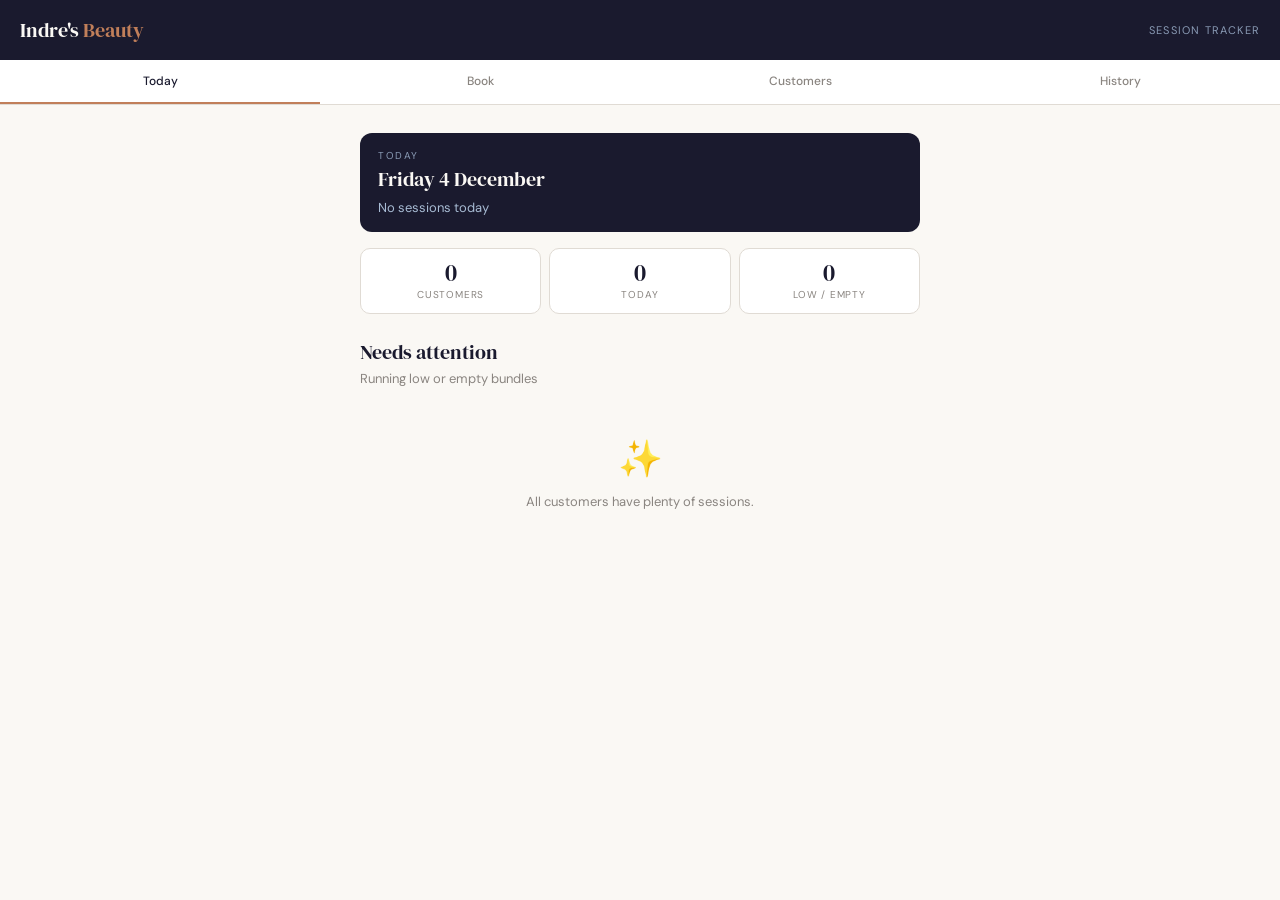
<file: index.html>
<!DOCTYPE html>
<html lang="en">
<head>
<meta charset="UTF-8">
<meta name="viewport" content="width=device-width, initial-scale=1.0, maximum-scale=1.0">
<title>Indres Beauty Salon</title>
<link href="https://fonts.googleapis.com/css2?family=DM+Serif+Display:ital@0;1&family=DM+Sans:opsz,wght@9..40,300;9..40,400;9..40,500;9..40,600&display=swap" rel="stylesheet">
<style>
  :root {
    --ink: #1a1a2e; --cream: #faf8f4; --sage: #7a9e7e; --sage-light: #e8f0e9;
    --terracotta: #c17f5a; --terracotta-light: #f5ede6; --border: #e0dbd4;
    --muted: #8a8580; --white: #ffffff;
    --shadow: 0 2px 16px rgba(26,26,46,0.08); --shadow-lg: 0 8px 32px rgba(26,26,46,0.14);
  }
  * { box-sizing: border-box; margin: 0; padding: 0; -webkit-tap-highlight-color: transparent; }
  body { font-family: 'DM Sans', sans-serif; background: var(--cream); color: var(--ink); min-height: 100vh; padding-bottom: 80px; }

  .header { background: var(--ink); padding: 16px 20px; display: flex; align-items: center; justify-content: space-between; position: sticky; top: 0; z-index: 100; }
  .header-logo { font-family: 'DM Serif Display', serif; font-size: 20px; color: var(--cream); }
  .header-logo span { color: var(--terracotta); }
  .header-right { font-size: 11px; color: #8a9bb5; text-transform: uppercase; letter-spacing: 1.2px; }

  .tabs { display: flex; background: var(--white); border-bottom: 1px solid var(--border); }
  .tab { flex: 1; padding: 13px 8px; font-size: 12px; font-weight: 500; color: var(--muted); cursor: pointer; border-bottom: 2px solid transparent; transition: all 0.2s; text-align: center; }
  .tab.active { color: var(--ink); border-bottom-color: var(--terracotta); }

  .page { display: none; padding: 16px 20px; max-width: 600px; margin: 0 auto; }
  .page.active { display: block; }

  .section-title { font-family: 'DM Serif Display', serif; font-size: 20px; color: var(--ink); margin-bottom: 4px; }
  .section-sub { font-size: 13px; color: var(--muted); margin-bottom: 16px; }

  .card { background: var(--white); border-radius: 12px; padding: 16px; margin-bottom: 10px; box-shadow: var(--shadow); border: 1px solid var(--border); }

  .today-block { background: var(--ink); border-radius: 12px; padding: 16px 18px; margin-bottom: 16px; }
  .today-label { font-size: 10px; text-transform: uppercase; letter-spacing: 1.5px; color: #8a9bb5; margin-bottom: 3px; }
  .today-date { font-family: 'DM Serif Display', serif; font-size: 20px; color: var(--cream); margin-bottom: 6px; }
  .today-count { font-size: 13px; color: #a8bcd4; }

  .stats-row { display: grid; grid-template-columns: repeat(3,1fr); gap: 8px; margin-bottom: 16px; }
  .stat-card { background: var(--white); border-radius: 10px; padding: 12px 8px; text-align: center; border: 1px solid var(--border); }
  .stat-number { font-family: 'DM Serif Display', serif; font-size: 24px; color: var(--ink); line-height: 1; }
  .stat-label { font-size: 10px; color: var(--muted); margin-top: 3px; text-transform: uppercase; letter-spacing: 0.8px; }

  .cust-card { background: var(--white); border-radius: 12px; padding: 14px 16px; margin-bottom: 10px; box-shadow: var(--shadow); border: 1px solid var(--border); cursor: pointer; }
  .cust-name { font-family: 'DM Serif Display', serif; font-size: 17px; }
  .cust-meta { font-size: 12px; color: var(--muted); margin-top: 1px; }

  .bundle-chip { display: inline-flex; align-items: center; gap: 5px; background: var(--sage-light); border-radius: 20px; padding: 4px 10px; font-size: 12px; font-weight: 500; color: var(--sage); margin: 4px 4px 0 0; }
  .bundle-chip.low { background: var(--terracotta-light); color: var(--terracotta); }
  .bundle-chip.empty { background: #fde8e8; color: #c0392b; }

  .prog-wrap { margin: 8px 0 4px; }
  .prog-info { display: flex; justify-content: space-between; font-size: 11px; color: var(--muted); margin-bottom: 4px; }
  .prog-bar { height: 5px; background: var(--border); border-radius: 3px; overflow: hidden; }
  .prog-fill { height: 100%; background: var(--sage); border-radius: 3px; transition: width 0.4s; }
  .prog-fill.low { background: var(--terracotta); }
  .prog-fill.empty { background: #c0392b; }

  /* CALENDAR */
  .cal-nav { display: flex; align-items: center; justify-content: space-between; margin-bottom: 12px; }
  .cal-nav-btn { background: var(--white); border: 1px solid var(--border); border-radius: 8px; width: 36px; height: 36px; display: flex; align-items: center; justify-content: center; cursor: pointer; font-size: 18px; color: var(--ink); }
  .cal-date-display { font-family: 'DM Serif Display', serif; font-size: 16px; color: var(--ink); text-align: center; flex: 1; }
  .cal-date-sub { font-size: 11px; color: var(--muted); text-align: center; }

  .week-strip { display: grid; grid-template-columns: repeat(7,1fr); gap: 3px; margin-bottom: 14px; }
  .week-day { display: flex; flex-direction: column; align-items: center; padding: 6px 2px; border-radius: 8px; cursor: pointer; }
  .week-day.selected { background: var(--ink); }
  .week-day.is-today { background: var(--sage-light); }
  .week-day-label { font-size: 9px; text-transform: uppercase; color: var(--muted); margin-bottom: 3px; }
  .week-day.selected .week-day-label { color: #8a9bb5; }
  .week-day-num { font-family: 'DM Serif Display', serif; font-size: 16px; color: var(--ink); line-height: 1; }
  .week-day.selected .week-day-num { color: var(--white); }
  .week-dot { width: 4px; height: 4px; border-radius: 50%; background: var(--terracotta); margin-top: 3px; }
  .week-day.selected .week-dot { background: #f0a87e; }
  .no-dot { height: 7px; }

  .time-slot { display: flex; align-items: flex-start; margin-bottom: 5px; }
  .time-label { width: 46px; font-size: 11px; color: var(--muted); padding-top: 10px; flex-shrink: 0; }
  .slot-content { flex: 1; min-height: 38px; border-radius: 8px; border: 1.5px dashed var(--border); display: flex; align-items: center; justify-content: center; cursor: pointer; transition: all 0.15s; }
  .slot-content:hover { border-color: var(--sage); background: var(--sage-light); }
  .slot-empty-label { font-size: 12px; color: #ccc; }
  .slot-content.booked { border: none; background: var(--sage-light); cursor: default; padding: 8px 12px; justify-content: space-between; }
  .slot-booked-name { font-weight: 600; font-size: 13px; color: var(--ink); }
  .slot-booked-meta { font-size: 11px; color: var(--muted); margin-top: 1px; }
  .slot-btn { background: none; border: none; font-size: 15px; cursor: pointer; padding: 2px 4px; opacity: 0.65; }
  .slot-btn:hover { opacity: 1; }
  .slot-actions { display: flex; gap: 4px; }

  .form-group { margin-bottom: 14px; }
  label { display: block; font-size: 11px; font-weight: 600; color: var(--ink); text-transform: uppercase; letter-spacing: 0.8px; margin-bottom: 5px; }
  input, select, textarea { width: 100%; padding: 11px 13px; border: 1.5px solid var(--border); border-radius: 8px; font-size: 14px; font-family: 'DM Sans', sans-serif; color: var(--ink); background: var(--white); outline: none; -webkit-appearance: none; appearance: none; transition: border-color 0.2s; }
  input:focus, select:focus, textarea:focus { border-color: var(--sage); }
  .form-row { display: grid; grid-template-columns: 1fr 1fr; gap: 10px; }

  .btn { display: inline-flex; align-items: center; justify-content: center; gap: 6px; padding: 10px 16px; border-radius: 8px; font-size: 13px; font-weight: 500; font-family: 'DM Sans', sans-serif; cursor: pointer; border: none; transition: all 0.2s; }
  .btn-primary { background: var(--ink); color: var(--white); }
  .btn-secondary { background: var(--sage-light); color: var(--sage); border: 1px solid #c5d9c7; }
  .btn-danger { background: #fde8e8; color: #c0392b; border: 1px solid #f5c6c6; }
  .btn-sm { padding: 7px 12px; font-size: 12px; }
  .btn-full { width: 100%; padding: 13px; }
  .btn-row { display: flex; gap: 8px; flex-wrap: wrap; }

  .modal-overlay { display: none; position: fixed; inset: 0; background: rgba(26,26,46,0.5); z-index: 200; align-items: flex-end; justify-content: center; }
  .modal-overlay.active { display: flex; }
  .modal { background: var(--white); border-radius: 20px 20px 0 0; padding: 24px 20px 44px; width: 100%; max-width: 600px; animation: slideUp 0.3s ease; max-height: 92vh; overflow-y: auto; position: relative; }
  @keyframes slideUp { from { transform: translateY(100%); opacity: 0; } to { transform: translateY(0); opacity: 1; } }
  .modal-title { font-family: 'DM Serif Display', serif; font-size: 20px; margin-bottom: 4px; }
  .modal-sub { font-size: 13px; color: var(--muted); margin-bottom: 18px; }
  .modal-close { position: absolute; top: 16px; right: 18px; background: none; border: none; font-size: 24px; cursor: pointer; color: var(--muted); }

  .fab { position: fixed; bottom: 24px; right: 20px; width: 54px; height: 54px; background: var(--terracotta); color: var(--white); border-radius: 50%; border: none; font-size: 26px; cursor: pointer; box-shadow: 0 4px 16px rgba(193,127,90,0.45); display: flex; align-items: center; justify-content: center; z-index: 150; }

  .toast { position: fixed; bottom: 20px; left: 50%; transform: translateX(-50%) translateY(100px); background: var(--ink); color: var(--white); padding: 11px 18px; border-radius: 10px; font-size: 13px; font-weight: 500; z-index: 500; transition: transform 0.3s ease; white-space: nowrap; box-shadow: var(--shadow-lg); max-width: 90vw; text-align: center; }
  .toast.show { transform: translateX(-50%) translateY(0); }

  .empty { text-align: center; padding: 32px 16px; color: var(--muted); }
  .empty-icon { font-size: 36px; margin-bottom: 10px; }
  .empty p { font-size: 13px; line-height: 1.6; }

  .divider { height: 1px; background: var(--border); margin: 14px 0; }

  .hist-item { display: flex; align-items: center; justify-content: space-between; padding: 10px 0; border-bottom: 1px solid var(--border); }
  .hist-item:last-child { border-bottom: none; }
  .hist-name { font-weight: 500; font-size: 13px; }
  .hist-meta { font-size: 11px; color: var(--muted); margin-top: 2px; }
  .hist-badge { background: var(--terracotta-light); color: var(--terracotta); border-radius: 6px; padding: 3px 8px; font-size: 11px; font-weight: 600; white-space: nowrap; }

  .attn-card { background: var(--white); border-radius: 10px; padding: 12px 14px; margin-bottom: 8px; border-left: 3px solid var(--terracotta); box-shadow: var(--shadow); cursor: pointer; }

  @media (max-width: 360px) { .form-row { grid-template-columns: 1fr; } .tab { font-size: 11px; } }
</style>
</head>
<body>

<div class="header">
  <div class="header-logo">Indre's<span> Beauty</span></div>
  <div class="header-right">Session Tracker</div>
</div>

<div class="tabs">
  <div class="tab active" onclick="switchTab('dashboard')">Today</div>
  <div class="tab" onclick="switchTab('book')">Book</div>
  <div class="tab" onclick="switchTab('customers')">Customers</div>
  <div class="tab" onclick="switchTab('history')">History</div>
</div>

<!-- TODAY -->
<div class="page active" id="page-dashboard">
  <div style="height:12px"></div>
  <div class="today-block">
    <div class="today-label">Today</div>
    <div class="today-date" id="dash-date"></div>
    <div class="today-count" id="dash-count"></div>
  </div>
  <div class="stats-row">
    <div class="stat-card"><div class="stat-number" id="s-customers">0</div><div class="stat-label">Customers</div></div>
    <div class="stat-card"><div class="stat-number" id="s-today">0</div><div class="stat-label">Today</div></div>
    <div class="stat-card"><div class="stat-number" id="s-low">0</div><div class="stat-label">Low / Empty</div></div>
  </div>
  <div id="today-schedule"></div>
  <div style="height:8px"></div>
  <div class="section-title">Needs attention</div>
  <div class="section-sub">Running low or empty bundles</div>
  <div id="attention-list"></div>
</div>

<!-- BOOK -->
<div class="page" id="page-book">
  <div style="height:12px"></div>
  <div class="section-title">Book a session</div>
  <div class="section-sub">See the day, tap a free slot to book</div>
  <div class="cal-nav">
    <div class="cal-nav-btn" onclick="shiftWeek(-1)">‹</div>
    <div style="flex:1;text-align:center">
      <div class="cal-date-display" id="cal-selected-label"></div>
      <div class="cal-date-sub" id="cal-selected-sub"></div>
    </div>
    <div class="cal-nav-btn" onclick="shiftWeek(1)">›</div>
  </div>
  <div class="week-strip" id="week-strip"></div>
  <div id="day-schedule"></div>
</div>

<!-- CUSTOMERS -->
<div class="page" id="page-customers">
  <div style="height:12px"></div>
  <div class="section-title">Customers</div>
  <div class="section-sub">Tap to manage bundles and sessions</div>
  <div id="customer-list"></div>
  <button class="fab" onclick="openModal('modal-add-customer')">+</button>
</div>

<!-- HISTORY -->
<div class="page" id="page-history">
  <div style="height:12px"></div>
  <div class="section-title">Session history</div>
  <div class="section-sub">All booked sessions</div>
  <div class="card" id="history-list"></div>
</div>

<!-- ADD CUSTOMER -->
<div class="modal-overlay" id="modal-add-customer">
  <div class="modal">
    <button class="modal-close" onclick="closeModal('modal-add-customer')">×</button>
    <div class="modal-title">Add customer</div>
    <div class="modal-sub">You can add more bundles after creating the customer</div>
    <div class="form-group"><label>Full name</label><input type="text" id="nc-name" placeholder="e.g. Vaida Hingeberg"></div>
    <div class="form-group"><label>Email address</label><input type="email" id="nc-email" placeholder="customer@email.com"></div>
    <div class="divider"></div>
    <div style="font-size:11px;font-weight:600;text-transform:uppercase;letter-spacing:0.8px;color:var(--muted);margin-bottom:10px">First bundle</div>
    <div class="form-group"><label>Service type</label><input type="text" id="nc-service" placeholder="e.g. Leg massage"></div>
    <div class="form-group"><label>Sessions purchased</label><input type="number" id="nc-bundle" placeholder="e.g. 9" min="1"></div>
    <button class="btn btn-primary btn-full" onclick="addCustomer()">Add customer</button>
  </div>
</div>

<!-- ADD BUNDLE -->
<div class="modal-overlay" id="modal-add-bundle">
  <div class="modal">
    <button class="modal-close" onclick="closeModal('modal-add-bundle')">×</button>
    <div class="modal-title">Add new bundle</div>
    <div class="modal-sub" id="ab-sub"></div>
    <div class="form-group"><label>Service type</label><input type="text" id="ab-service" placeholder="e.g. Face massage"></div>
    <div class="form-group"><label>Sessions purchased</label><input type="number" id="ab-bundle" placeholder="e.g. 3" min="1"></div>
    <button class="btn btn-primary btn-full" onclick="saveNewBundle()">Add bundle</button>
  </div>
</div>

<!-- CUSTOMER DETAIL -->
<div class="modal-overlay" id="modal-customer-detail">
  <div class="modal">
    <button class="modal-close" onclick="closeModal('modal-customer-detail')">×</button>
    <div id="detail-content"></div>
  </div>
</div>

<!-- BOOK SESSION -->
<div class="modal-overlay" id="modal-book-session">
  <div class="modal">
    <button class="modal-close" onclick="closeModal('modal-book-session')">×</button>
    <div class="modal-title">Book session</div>
    <div class="modal-sub" id="bs-sub"></div>
    <div class="form-group"><label>Customer</label>
      <select id="bs-customer" onchange="onBookCustomerChange()"><option value="">Select customer...</option></select>
    </div>
    <div class="form-group"><label>Bundle / Service</label>
      <select id="bs-bundle"><option value="">Select bundle...</option></select>
    </div>
    <div class="form-row">
      <div class="form-group"><label>Date</label><input type="date" id="bs-date"></div>
      <div class="form-group"><label>Time</label><input type="time" id="bs-time"></div>
    </div>
    <div class="form-group"><label>Notes (optional)</label><input type="text" id="bs-notes" placeholder="e.g. focus on left leg"></div>
    <button class="btn btn-primary btn-full" onclick="confirmBookSession()">Confirm booking</button>
  </div>
</div>

<!-- EDIT SESSION -->
<div class="modal-overlay" id="modal-edit-session">
  <div class="modal">
    <button class="modal-close" onclick="closeModal('modal-edit-session')">×</button>
    <div class="modal-title">Edit session</div>
    <div class="modal-sub" id="es-sub"></div>
    <div class="form-row">
      <div class="form-group"><label>Date</label><input type="date" id="es-date"></div>
      <div class="form-group"><label>Time</label><input type="time" id="es-time"></div>
    </div>
    <div class="form-group"><label>Notes (optional)</label><input type="text" id="es-notes"></div>
    <button class="btn btn-primary btn-full" onclick="saveEditSession()">Save changes</button>
  </div>
</div>

<div class="toast" id="toast"></div>

<script>
let customers = JSON.parse(localStorage.getItem('kk2-customers')||'[]');
let sessions  = JSON.parse(localStorage.getItem('kk2-sessions')||'[]');
let calWeekStart = getMonday(new Date());
let calSelected  = new Date(); calSelected.setHours(0,0,0,0);
let editingSessionId = null;
let addBundleForId   = null;

function save() {
  localStorage.setItem('kk2-customers', JSON.stringify(customers));
  localStorage.setItem('kk2-sessions',  JSON.stringify(sessions));
}

function showToast(msg) {
  const t = document.getElementById('toast');
  t.textContent = msg; t.classList.add('show');
  setTimeout(() => t.classList.remove('show'), 3200);
}

function isoDate(d) {
  return `${d.getFullYear()}-${String(d.getMonth()+1).padStart(2,'0')}-${String(d.getDate()).padStart(2,'0')}`;
}

function todayStr() { return isoDate(new Date()); }

function dateStr(s) {
  const d = typeof s === 'string' ? new Date(s+'T12:00:00') : s;
  return d.toLocaleDateString('en-GB', { weekday:'short', day:'numeric', month:'short' });
}

function getMonday(d) {
  const dt = new Date(d); dt.setHours(0,0,0,0);
  const day = dt.getDay();
  dt.setDate(dt.getDate() - day + (day===0 ? -6 : 1));
  return dt;
}

function bundleUsed(cid, bid) { return sessions.filter(s=>s.customerId===cid && s.bundleId===bid).length; }
function bundleLeft(c, b)     { return b.total - bundleUsed(c.id, b.id); }
function bClass(left)         { return left<=0?'empty':left<=2?'low':''; }

function switchTab(tab) {
  document.querySelectorAll('.tab').forEach((t,i)=>t.classList.toggle('active',['dashboard','book','customers','history'][i]===tab));
  document.querySelectorAll('.page').forEach(p=>p.classList.remove('active'));
  document.getElementById('page-'+tab).classList.add('active');
  if(tab==='dashboard') renderDashboard();
  if(tab==='book')      renderBook();
  if(tab==='customers') renderCustomers();
  if(tab==='history')   renderHistory();
}

// ── DASHBOARD ──
function renderDashboard() {
  const today = todayStr();
  const now   = new Date();
  document.getElementById('dash-date').textContent = now.toLocaleDateString('en-GB',{weekday:'long',day:'numeric',month:'long'});
  const ts = sessions.filter(s=>s.date===today).sort((a,b)=>a.time.localeCompare(b.time));
  document.getElementById('s-customers').textContent = customers.length;
  document.getElementById('s-today').textContent     = ts.length;
  const lowCount = customers.filter(c=>c.bundles&&c.bundles.some(b=>bundleLeft(c,b)<=2)).length;
  document.getElementById('s-low').textContent = lowCount;
  document.getElementById('dash-count').textContent = ts.length===0 ? 'No sessions today' : `${ts.length} session${ts.length>1?'s':''} today`;

  const sched = document.getElementById('today-schedule');
  if(ts.length===0){ sched.innerHTML=''; }
  else {
    sched.innerHTML = '<div class="section-title" style="margin-bottom:10px">Today\'s schedule</div>' +
      ts.map(s=>{
        const c=customers.find(c=>c.id===s.customerId);
        const b=c&&c.bundles?c.bundles.find(b=>b.id===s.bundleId):null;
        return `<div class="card" style="display:flex;align-items:center;gap:12px;padding:12px 14px">
          <div style="font-family:'DM Serif Display',serif;font-size:18px;color:var(--terracotta);min-width:44px">${s.time}</div>
          <div><div style="font-weight:600;font-size:14px">${c?c.name:'?'}</div>
          <div style="font-size:12px;color:var(--muted)">${b?b.service:''}${s.notes?' · '+s.notes:''}</div></div>
        </div>`;
      }).join('');
  }

  const att = customers.filter(c=>c.bundles&&c.bundles.some(b=>bundleLeft(c,b)<=2));
  const al  = document.getElementById('attention-list');
  if(att.length===0){ al.innerHTML='<div class="empty"><div class="empty-icon">✨</div><p>All customers have plenty of sessions.</p></div>'; return; }
  al.innerHTML = att.map(c=>{
    const low = c.bundles.filter(b=>bundleLeft(c,b)<=2);
    return `<div class="attn-card" onclick="openDetail('${c.id}')">
      <div style="font-weight:600;font-size:14px;margin-bottom:5px">${c.name}</div>
      ${low.map(b=>`<span class="bundle-chip ${bClass(bundleLeft(c,b))}">${b.service}: ${bundleLeft(c,b)} left</span>`).join('')}
    </div>`;
  }).join('');
}

// ── BOOK / CALENDAR ──
function renderBook() { renderWeekStrip(); renderDaySchedule(); }

function shiftWeek(dir) {
  calWeekStart = new Date(calWeekStart);
  calWeekStart.setDate(calWeekStart.getDate()+dir*7);
  renderWeekStrip(); renderDaySchedule();
}

function renderWeekStrip() {
  const days=['Mo','Tu','We','Th','Fr','Sa','Su'];
  const today=todayStr();
  let html='';
  for(let i=0;i<7;i++){
    const d=new Date(calWeekStart); d.setDate(d.getDate()+i);
    const ds=isoDate(d);
    const isSel=ds===isoDate(calSelected);
    const isT=ds===today&&!isSel;
    const hasSess=sessions.some(s=>s.date===ds);
    html+=`<div class="week-day${isSel?' selected':''}${isT?' is-today':''}" onclick="selectDay('${ds}')">
      <div class="week-day-label">${days[i]}</div>
      <div class="week-day-num">${d.getDate()}</div>
      ${hasSess?'<div class="week-dot"></div>':'<div class="no-dot"></div>'}
    </div>`;
  }
  document.getElementById('week-strip').innerHTML=html;
  const sel=calSelected;
  document.getElementById('cal-selected-label').textContent=sel.toLocaleDateString('en-GB',{weekday:'long',day:'numeric',month:'long'});
  document.getElementById('cal-selected-sub').textContent=isoDate(sel)===today?'Today':'';
}

function selectDay(ds) {
  calSelected=new Date(ds+'T12:00:00'); calSelected.setHours(0,0,0,0);
  calWeekStart=getMonday(calSelected);
  renderWeekStrip(); renderDaySchedule();
}

function renderDaySchedule() {
  const ds=isoDate(calSelected);
  const hours=['08:00','09:00','10:00','11:00','12:00','13:00','14:00','15:00','16:00','17:00','18:00','19:00','20:00'];
  const daySess=sessions.filter(s=>s.date===ds).sort((a,b)=>a.time.localeCompare(b.time));
  let html='';
  if(customers.length===0){
    document.getElementById('day-schedule').innerHTML='<div class="empty"><div class="empty-icon">📅</div><p>Add a customer first, then you can book sessions.</p></div>';
    return;
  }
  hours.forEach(hour=>{
    const s=daySess.find(s=>s.time===hour);
    if(s){
      const c=customers.find(c=>c.id===s.customerId);
      const b=c&&c.bundles?c.bundles.find(b=>b.id===s.bundleId):null;
      const left=c&&b?bundleLeft(c,b):'?';
      html+=`<div class="time-slot">
        <div class="time-label">${hour}</div>
        <div class="slot-content booked">
          <div>
            <div class="slot-booked-name">${c?c.name:'?'}</div>
            <div class="slot-booked-meta">${b?b.service:''}${s.notes?' · '+s.notes:''} · ${left} left after</div>
          </div>
          <div class="slot-actions">
            <button class="slot-btn" onclick="openEditSession('${s.id}')">✏️</button>
            <button class="slot-btn" onclick="deleteSession('${s.id}')">🗑️</button>
          </div>
        </div>
      </div>`;
    } else {
      html+=`<div class="time-slot" onclick="openBookForSlot('${ds}','${hour}')">
        <div class="time-label">${hour}</div>
        <div class="slot-content"><span class="slot-empty-label">+ book</span></div>
      </div>`;
    }
  });
  document.getElementById('day-schedule').innerHTML=html;
}

function openBookForSlot(date,time) {
  const sel=document.getElementById('bs-customer');
  sel.innerHTML='<option value="">Select customer...</option>';
  customers.forEach(c=>{
    const hasLeft=c.bundles&&c.bundles.some(b=>bundleLeft(c,b)>0);
    sel.innerHTML+=`<option value="${c.id}"${!hasLeft?' disabled':''}>${c.name}${!hasLeft?' (empty)':''}</option>`;
  });
  document.getElementById('bs-bundle').innerHTML='<option value="">Select bundle...</option>';
  document.getElementById('bs-sub').textContent=`${dateStr(date)} at ${time}`;
  document.getElementById('bs-date').value=date;
  document.getElementById('bs-time').value=time;
  document.getElementById('bs-notes').value='';
  openModal('modal-book-session');
}

function onBookCustomerChange() {
  const id=document.getElementById('bs-customer').value;
  const bs=document.getElementById('bs-bundle');
  bs.innerHTML='<option value="">Select bundle...</option>';
  if(!id) return;
  const c=customers.find(c=>c.id===id);
  if(!c||!c.bundles) return;
  const available=c.bundles.filter(b=>bundleLeft(c,b)>0);
  available.forEach(b=>{ bs.innerHTML+=`<option value="${b.id}">${b.service} (${bundleLeft(c,b)} left)</option>`; });
  if(available.length===1) bs.value=available[0].id;
}

function confirmBookSession() {
  const cid=document.getElementById('bs-customer').value;
  const bid=document.getElementById('bs-bundle').value;
  const date=document.getElementById('bs-date').value;
  const time=document.getElementById('bs-time').value;
  const notes=document.getElementById('bs-notes').value.trim();
  if(!cid||!bid||!date||!time){ showToast('Please fill in all fields'); return; }
  const c=customers.find(c=>c.id===cid);
  const b=c.bundles.find(b=>b.id===bid);
  if(bundleLeft(c,b)<=0){ showToast('No sessions left in this bundle'); return; }
  sessions.push({id:Date.now().toString(),customerId:cid,bundleId:bid,date,time,notes,bookedAt:new Date().toISOString()});
  save();
  closeModal('modal-book-session');
  showToast(`Session booked for ${c.name} ✓`);
  const left=bundleLeft(c,b);
  if(left<=2&&left>0) setTimeout(()=>showToast(`⚠️ ${c.name} has ${left} ${b.service} session${left>1?'s':''} left`),3400);
  if(left<=0) setTimeout(()=>showToast(`⚠️ ${c.name}'s ${b.service} bundle is now empty`),3400);
  calSelected=new Date(date+'T12:00:00'); calSelected.setHours(0,0,0,0);
  calWeekStart=getMonday(calSelected);
  renderBook(); renderDashboard();
}

// ── EDIT ──
function openEditSession(id) {
  const s=sessions.find(s=>s.id===id); if(!s) return;
  const c=customers.find(c=>c.id===s.customerId);
  const b=c&&c.bundles?c.bundles.find(b=>b.id===s.bundleId):null;
  editingSessionId=id;
  document.getElementById('es-sub').textContent=`${c?c.name:''} · ${b?b.service:''}`;
  document.getElementById('es-date').value=s.date;
  document.getElementById('es-time').value=s.time;
  document.getElementById('es-notes').value=s.notes||'';
  openModal('modal-edit-session');
}

function saveEditSession() {
  const date=document.getElementById('es-date').value;
  const time=document.getElementById('es-time').value;
  const notes=document.getElementById('es-notes').value.trim();
  if(!date||!time){ showToast('Please fill date and time'); return; }
  const s=sessions.find(s=>s.id===editingSessionId); if(!s) return;
  s.date=date; s.time=time; s.notes=notes;
  save();
  closeModal('modal-edit-session');
  showToast('Session updated ✓');
  calSelected=new Date(date+'T12:00:00'); calSelected.setHours(0,0,0,0);
  calWeekStart=getMonday(calSelected);
  renderBook(); renderDashboard(); renderHistory();
}

// ── DELETE ──
function deleteSession(id) {
  const s=sessions.find(s=>s.id===id); if(!s) return;
  const c=customers.find(c=>c.id===s.customerId);
  if(!confirm(`Remove session for ${c?c.name:'customer'} on ${dateStr(s.date)} at ${s.time}?\nThis returns 1 session to their bundle.`)) return;
  sessions=sessions.filter(s=>s.id!==id);
  save(); showToast('Session removed, 1 session returned to bundle');
  renderBook(); renderDashboard(); renderHistory();
}

// ── CUSTOMERS ──
function renderCustomers() {
  const list=document.getElementById('customer-list');
  if(customers.length===0){ list.innerHTML='<div class="empty"><div class="empty-icon">👤</div><p>No customers yet. Tap + to add your first.</p></div>'; return; }
  list.innerHTML=customers.map(c=>{
    const chips=(c.bundles||[]).map(b=>{
      const left=bundleLeft(c,b);
      return `<span class="bundle-chip ${bClass(left)}">${b.service}: ${left}/${b.total}</span>`;
    }).join('');
    return `<div class="cust-card" onclick="openDetail('${c.id}')">
      <div class="cust-name">${c.name}</div>
      <div class="cust-meta">${c.email}</div>
      <div style="margin-top:8px">${chips||'<span style="font-size:12px;color:var(--muted)">No bundles</span>'}</div>
    </div>`;
  }).join('');
}

function openDetail(id) {
  const c=customers.find(c=>c.id===id); if(!c) return;
  const cs=sessions.filter(s=>s.customerId===id).sort((a,b)=>new Date(b.date+' '+b.time)-new Date(a.date+' '+a.time));
  const bundleRows=(c.bundles||[]).map(b=>{
    const left=bundleLeft(c,b); const used=bundleUsed(c.id,b.id);
    const pct=Math.max(0,(left/b.total)*100); const cls=bClass(left);
    return `<div style="margin-bottom:14px">
      <div style="display:flex;justify-content:space-between;align-items:center;margin-bottom:4px">
        <div style="font-weight:600;font-size:13px">${b.service}</div>
        <span class="bundle-chip ${cls}" style="margin:0">${left} left</span>
      </div>
      <div class="prog-wrap" style="margin:0">
        <div class="prog-info"><span>${used} used</span><span>${b.total} total</span></div>
        <div class="prog-bar"><div class="prog-fill ${cls}" style="width:${pct}%"></div></div>
      </div>
      <button class="btn btn-secondary btn-sm" style="margin-top:6px" onclick="addSessionsToBundle('${id}','${b.id}')">+ Add sessions</button>
    </div>`;
  }).join('');

  document.getElementById('detail-content').innerHTML=`
    <div class="cust-name" style="font-size:22px;margin-bottom:2px">${c.name}</div>
    <div style="font-size:13px;color:var(--muted);margin-bottom:14px">${c.email}</div>
    <div class="btn-row" style="margin-bottom:14px">
      <button class="btn btn-secondary btn-sm" onclick="openBookFromDetail('${id}')">+ Book session</button>
      <button class="btn btn-secondary btn-sm" onclick="openAddBundle('${id}')">+ New bundle</button>
      <button class="btn btn-danger btn-sm" onclick="deleteCustomer('${id}')">Remove</button>
    </div>
    <div class="divider"></div>
    <div style="font-size:11px;font-weight:600;text-transform:uppercase;letter-spacing:0.8px;color:var(--muted);margin:10px 0 10px">Bundles</div>
    ${bundleRows||'<div style="font-size:13px;color:var(--muted)">No bundles yet</div>'}
    <div class="divider"></div>
    <div style="font-size:11px;font-weight:600;text-transform:uppercase;letter-spacing:0.8px;color:var(--muted);margin:10px 0 10px">Session history</div>
    ${cs.length===0?'<div style="font-size:13px;color:var(--muted)">No sessions yet</div>':
      cs.map((s,i)=>{
        const b=c.bundles?c.bundles.find(b=>b.id===s.bundleId):null;
        return `<div class="hist-item">
          <div>
            <div class="hist-name">${b?b.service:'Session'}</div>
            <div class="hist-meta">${dateStr(s.date)} at ${s.time}${s.notes?' · '+s.notes:''}</div>
          </div>
          <div style="display:flex;align-items:center;gap:6px">
            <span class="hist-badge">#${cs.length-i}</span>
            <button class="slot-btn" onclick="openEditSession('${s.id}')">✏️</button>
            <button class="slot-btn" onclick="deleteSession('${s.id}');closeModal('modal-customer-detail');setTimeout(()=>openDetail('${id}'),100)">🗑️</button>
          </div>
        </div>`;
      }).join('')}
  `;
  openModal('modal-customer-detail');
}

function openBookFromDetail(id) {
  closeModal('modal-customer-detail');
  switchTab('book');
  setTimeout(()=>{ openBookForSlot(todayStr(),'10:00'); document.getElementById('bs-customer').value=id; onBookCustomerChange(); },200);
}

function openAddBundle(id) {
  addBundleForId=id;
  const c=customers.find(c=>c.id===id);
  document.getElementById('ab-sub').textContent=`New bundle for ${c.name}`;
  document.getElementById('ab-service').value='';
  document.getElementById('ab-bundle').value='';
  closeModal('modal-customer-detail');
  openModal('modal-add-bundle');
}

function saveNewBundle() {
  const service=document.getElementById('ab-service').value.trim();
  const total=parseInt(document.getElementById('ab-bundle').value);
  if(!service||!total){ showToast('Please fill in all fields'); return; }
  const c=customers.find(c=>c.id===addBundleForId); if(!c) return;
  if(!c.bundles) c.bundles=[];
  c.bundles.push({id:Date.now().toString(),service,total});
  save(); closeModal('modal-add-bundle');
  showToast(`${service} bundle added for ${c.name}`);
  renderCustomers(); openDetail(addBundleForId);
}

function addSessionsToBundle(cid,bid) {
  const c=customers.find(c=>c.id===cid);
  const b=c.bundles.find(b=>b.id===bid);
  const n=prompt(`How many sessions to add to ${c.name}'s ${b.service} bundle?`);
  const num=parseInt(n);
  if(!num||num<1) return;
  b.total+=num; save();
  showToast(`Added ${num} sessions to ${b.service}`);
  closeModal('modal-customer-detail');
  renderDashboard(); openDetail(cid);
}

function deleteCustomer(id) {
  const c=customers.find(c=>c.id===id);
  if(!confirm(`Remove ${c?c.name:'this customer'}? All their history will be deleted.`)) return;
  customers=customers.filter(c=>c.id!==id);
  sessions=sessions.filter(s=>s.customerId!==id);
  save(); closeModal('modal-customer-detail');
  showToast('Customer removed');
  renderCustomers(); renderDashboard();
}

function addCustomer() {
  const name=document.getElementById('nc-name').value.trim();
  const email=document.getElementById('nc-email').value.trim();
  const service=document.getElementById('nc-service').value.trim();
  const total=parseInt(document.getElementById('nc-bundle').value);
  if(!name||!email||!service||!total){ showToast('Please fill in all fields'); return; }
  customers.push({id:Date.now().toString(),name,email,bundles:[{id:(Date.now()+1).toString(),service,total}],createdAt:new Date().toISOString()});
  save(); closeModal('modal-add-customer');
  ['nc-name','nc-email','nc-service','nc-bundle'].forEach(i=>document.getElementById(i).value='');
  showToast(`${name} added ✓`);
  renderCustomers(); renderDashboard();
}

// ── HISTORY ──
function renderHistory() {
  const list=document.getElementById('history-list');
  if(sessions.length===0){ list.innerHTML='<div class="empty"><div class="empty-icon">📋</div><p>No sessions booked yet.</p></div>'; return; }
  const sorted=[...sessions].sort((a,b)=>new Date(b.date+' '+b.time)-new Date(a.date+' '+a.time));
  list.innerHTML=sorted.map(s=>{
    const c=customers.find(c=>c.id===s.customerId);
    const b=c&&c.bundles?c.bundles.find(b=>b.id===s.bundleId):null;
    return `<div class="hist-item">
      <div>
        <div class="hist-name">${c?c.name:'Unknown'}</div>
        <div class="hist-meta">${b?b.service+' · ':''}${dateStr(s.date)} at ${s.time}${s.notes?' · '+s.notes:''}</div>
      </div>
      <div style="display:flex;align-items:center;gap:6px">
        <button class="slot-btn" onclick="openEditSession('${s.id}')">✏️</button>
        <button class="slot-btn" onclick="deleteSession('${s.id}')">🗑️</button>
      </div>
    </div>`;
  }).join('');
}

function openModal(id)  { document.getElementById(id).classList.add('active'); }
function closeModal(id) { document.getElementById(id).classList.remove('active'); }
document.querySelectorAll('.modal-overlay').forEach(m=>{ m.addEventListener('click',e=>{ if(e.target===m) m.classList.remove('active'); }); });

renderDashboard();
</script>
</body>
</html>
</file>
